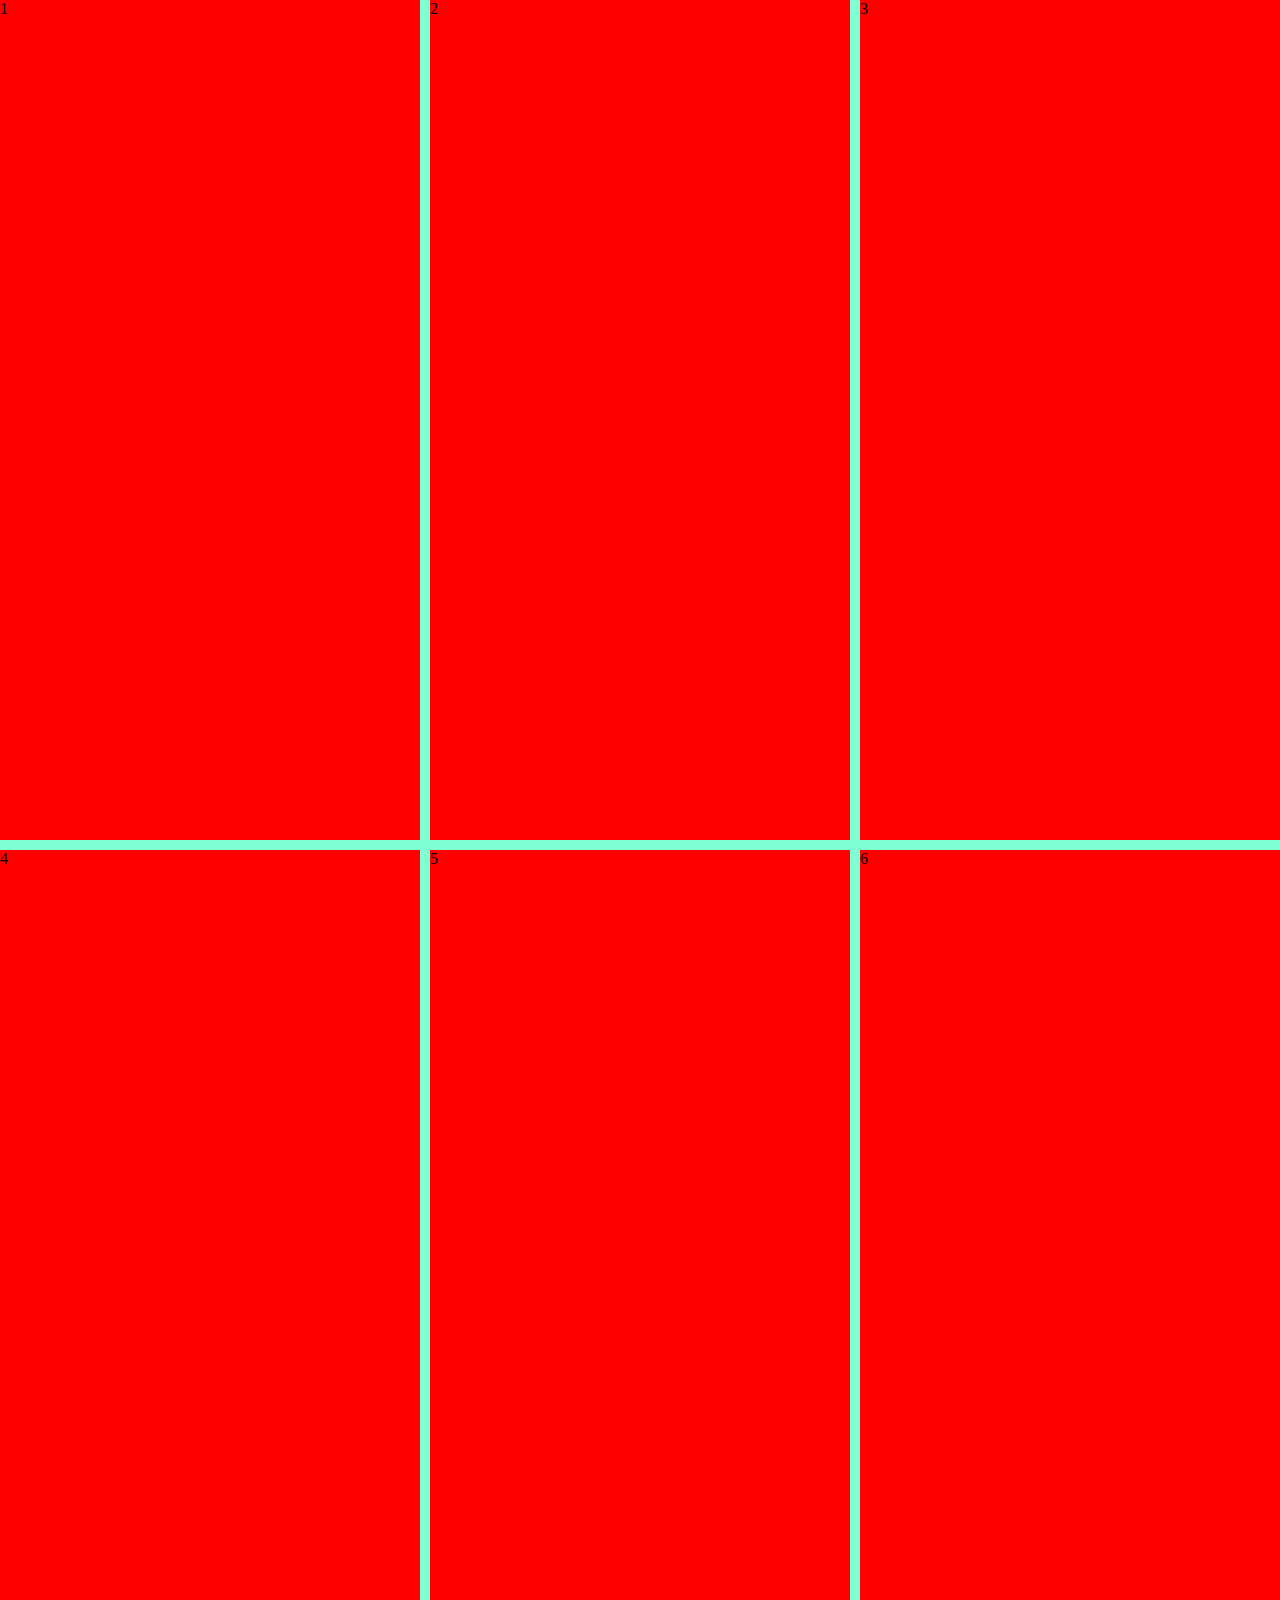
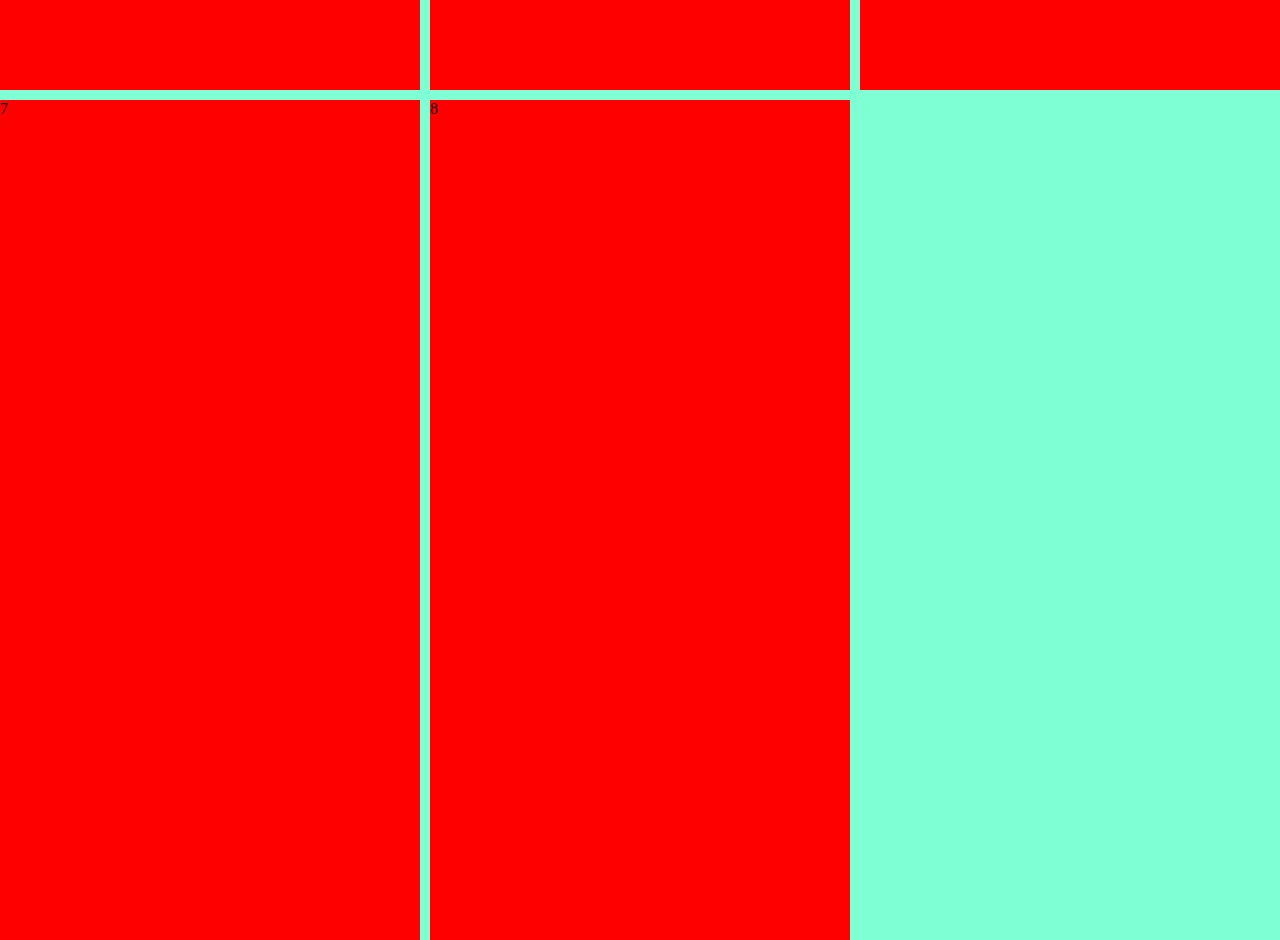
<file: index.html>
<!DOCTYPE html>
<html lang="en">

<head>
  <meta charset="UTF-8">
  <meta name="viewport" content="width=device-width, initial-scale=1.0">
  <title>Document</title>
</head>

<style>
  * {
    padding: 0;
    margin: 0;
  }

  .container {
    display: flex;
    width: 100vw;
    height: auto;
    flex-wrap: wrap;
    background-color: aquamarine;
  }

  .item {
    width: calc((100vw - 20px)/3);
    aspect-ratio: 1 / 2;
    margin-right: 10px;
    margin-top: 10px;
    background-color: red;
  }

  .item:nth-child(3n) {
    margin-right: 0;
  }

  .item:nth-child(1) {
    margin-top: 0;
  }

  .item:nth-child(2) {
    margin-top: 0;
  }

  .item:nth-child(3) {
    margin-top: 0;
  }
</style>

<body>

  <div class="container">
    <div class="item">1</div>
    <div class="item">2</div>
    <div class="item">3</div>
    <div class="item">4</div>
    <div class="item">5</div>
    <div class="item">6</div>
    <div class="item">7</div>
    <div class="item">8</div>
  </div>

</body>

</html>
</file>
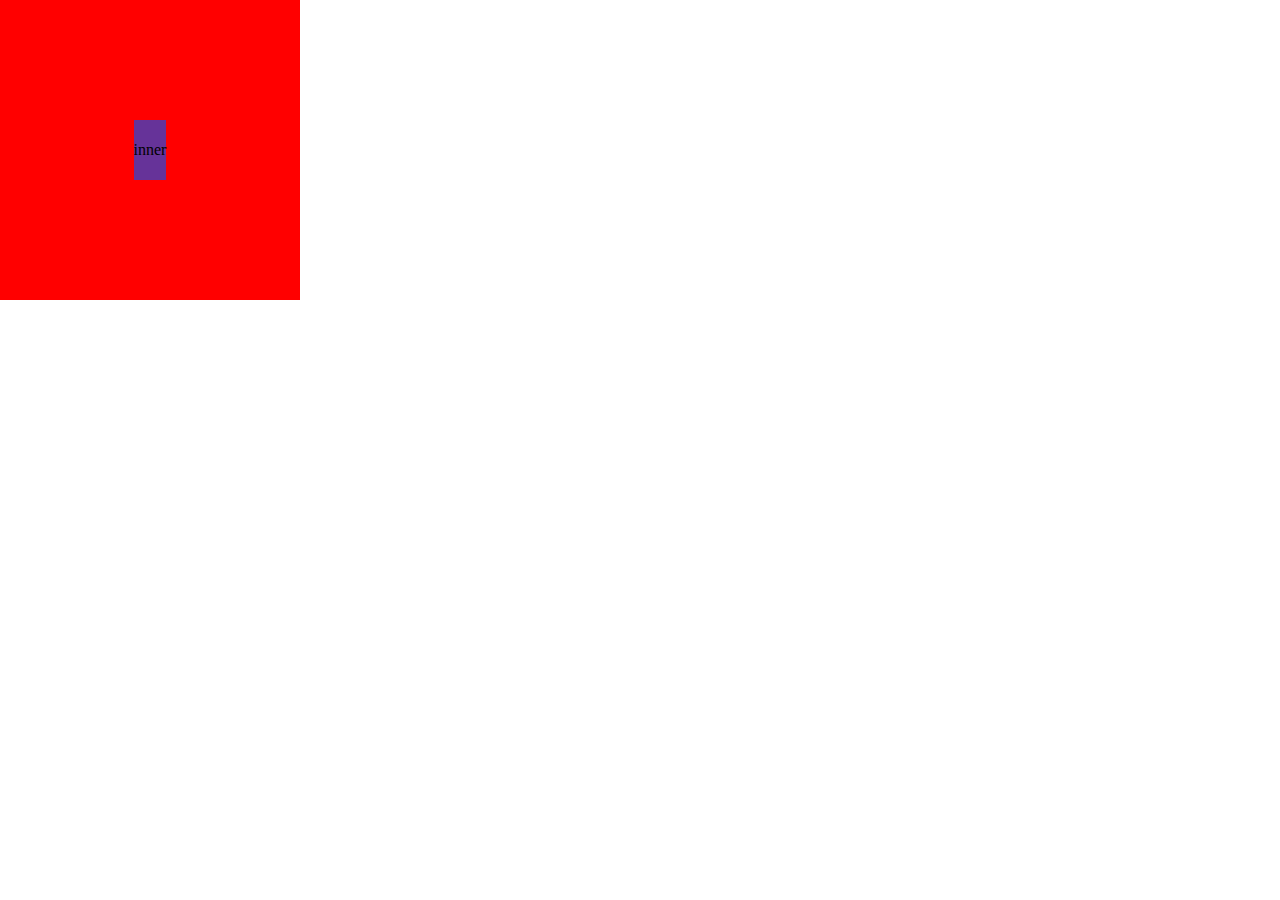
<file: CSS 常见手写代码/center.html>
<!DOCTYPE html>
<html lang="en">

<head>
  <meta charset="UTF-8">
  <meta name="viewport" content="width=device-width, initial-scale=1.0">
  <title>水平垂直居中</title>
</head>
<style>
  * {
    padding: 0;
    margin: 0;
  }


  .box {
    width: 300px;
    height: 300px;
    background: red;
    position: relative;
    /* display: flex;
    justify-content: center;
    align-items: center; */
    display: grid;
  }

  .inner {
    line-height: 60px;
    background: rebeccapurple;
    justify-self: center;
    align-self: center;
  }

  /* .inner {
    background: pink;
    position: absolute;
    width: 100px;
    height: 100px;
    left: 0;
    right: 0;
    bottom: 0;
    top: 0;
    margin: auto;
    text-align: center;
    line-height: 70px;
    
  } */
</style>

<body>
  <div class="box box1">
    <div class="inner inner1">inner</div>
  </div>
</body>

</html>
</file>
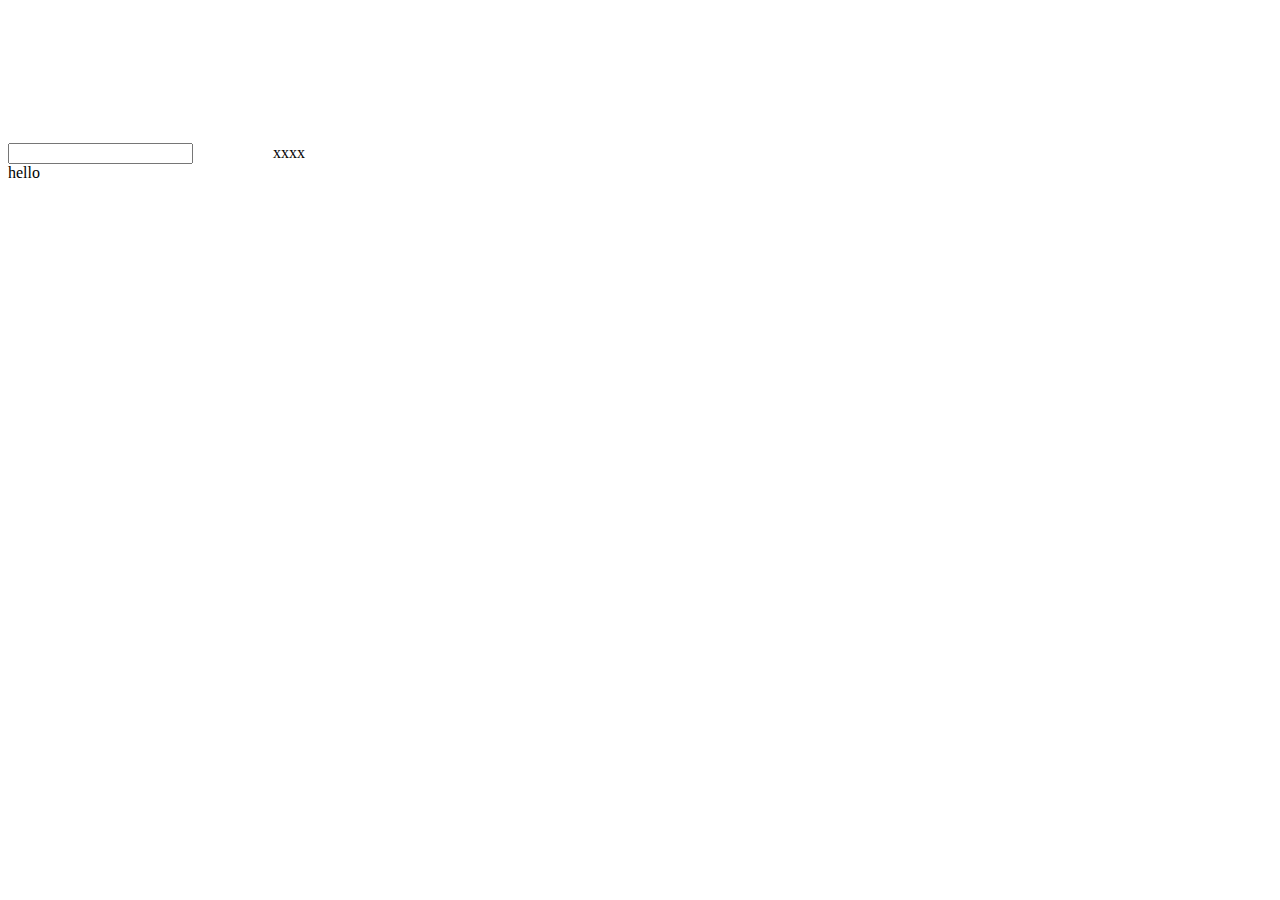
<file: CSS 常见手写代码/demo.html>
<!DOCTYPE html>
<html lang="en">

<head>
  <meta charset="UTF-8">
  <meta name="viewport" content="width=device-width, initial-scale=1.0">
  <title>Document</title>
</head>
<style>
  span {
    padding: 40px;
    margin: 40px;
    height: 300px;
  }
</style>

<body>
  <input type="text"><span>xxxx</span>
  <iframe src="https://www.baidu.com" frameborder="0"></iframe>
  <div>hello</div>

</body>

</html>
</file>
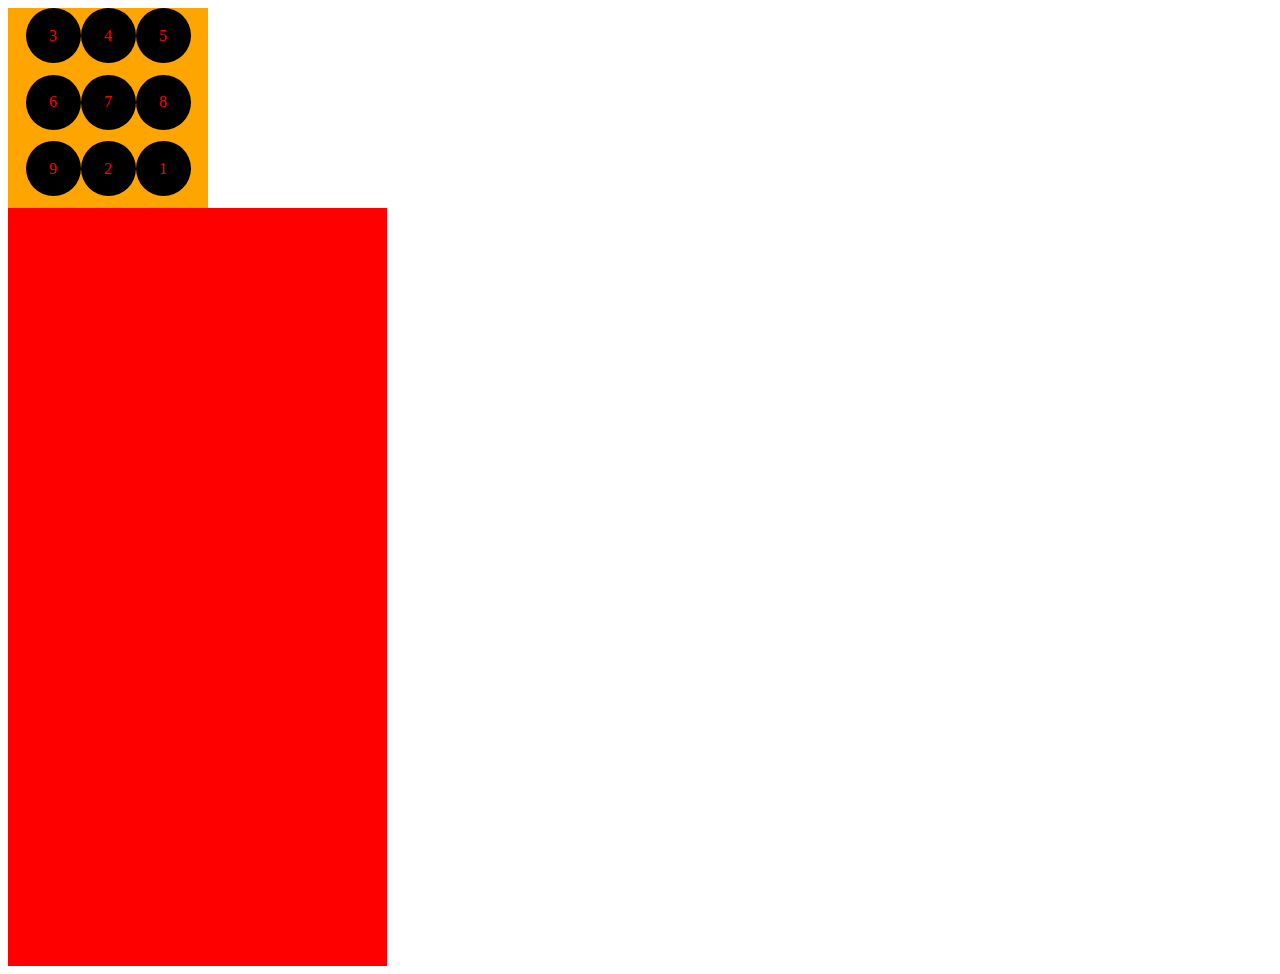
<file: CSS 常见手写代码/flex.html>
<!DOCTYPE html>
<html lang="en">

<head>
  <meta charset="UTF-8">
  <meta name="viewport" content="width=device-width, initial-scale=1.0">
  <title>flex</title>
</head>
<style>
  * {
    padding: 0;
  }

  .box {
    width: 200px;
    height: 200px;
    background: orange;
    display: flex;
    flex-wrap: wrap;
    justify-content: center;
    align-content: stretch;

  }

  .item {
    width: 55px;
    height: 55px;
    background-color: black;
    border-radius: 50%;
    color: red;
    display: flex;
    justify-content: center;
    align-items: center;
  }


  .item:nth-child(1) {
    order: 5;
  }

  .item:nth-child(2) {
    order: 3;
  }

  /* .item:nth-child(1) {
    align-self: center;
  }

  .item:nth-child(2) {
    align-self: flex-start;
  }


  .item:nth-child(3) {
    align-self: center;
  } */

  .contain {
    background-color: red;
    aspect-ratio: 1/2;
    width: 30%;
  }
</style>

<body>
  <div class="box">
    <div class="item">1</div>
    <div class="item">2</div>
    <div class="item">3</div>
    <div class="item">4</div>
    <div class="item">5</div>
    <div class="item">6</div>
    <div class="item">7</div>
    <div class="item">8</div>
    <div class="item">9</div>



  </div>



  <div class="contain">

  </div>


</body>


</html>
</file>
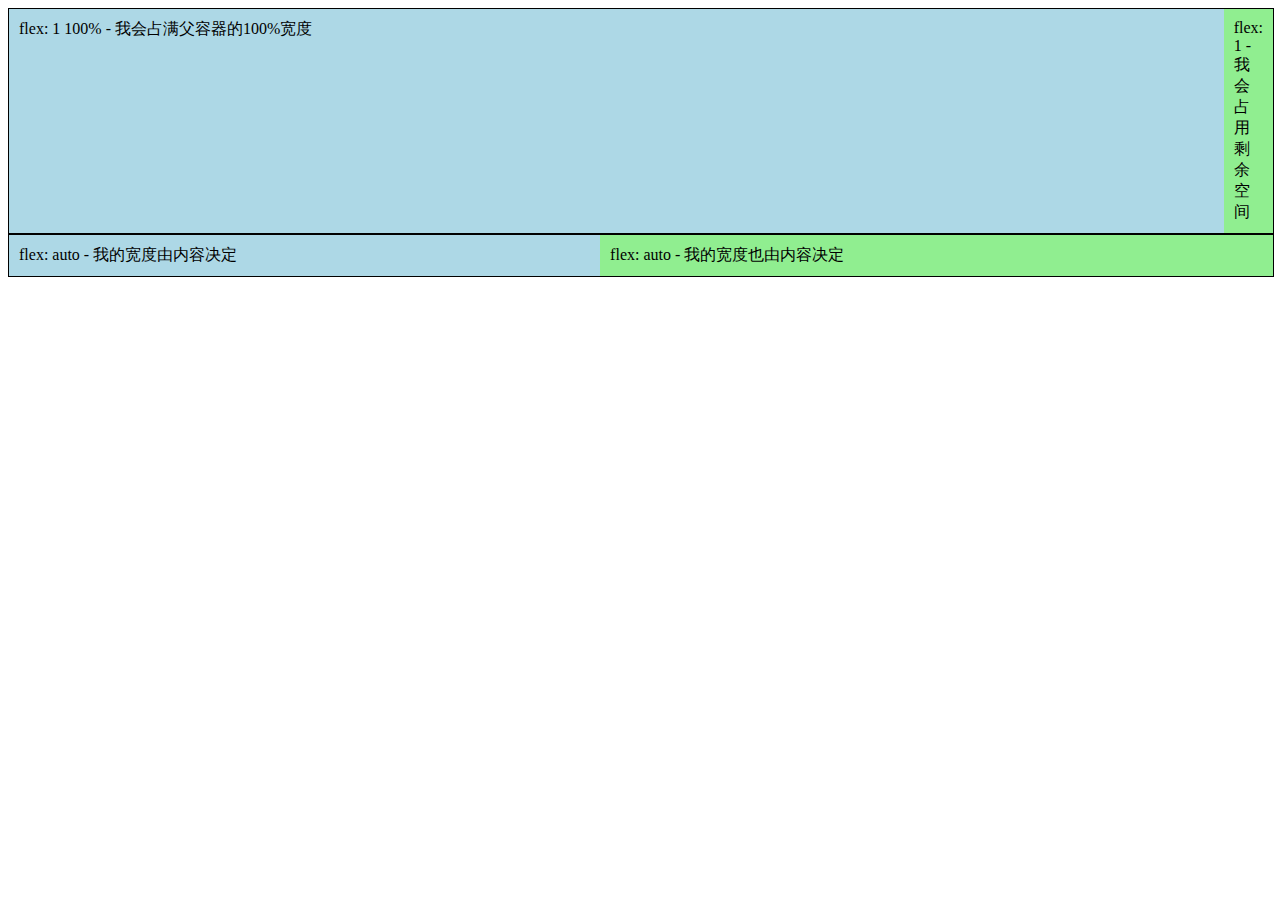
<file: CSS 常见手写代码/flexAuto.html>
<!DOCTYPE html>
<html lang="en">

<head>
  <meta charset="UTF-8">
  <meta name="viewport" content="width=device-width, initial-scale=1.0">
  <title>Document</title>
</head>


<body>
  <div style="display: flex; width: 100%; border: 1px solid #000;">
    <div style="flex: 1 100%; background: lightblue; padding: 10px;">
      flex: 1 100% - 我会占满父容器的100%宽度
    </div>
    <div style="flex: 1; background: lightgreen; padding: 10px;">
      flex: 1 - 我会占用剩余空间
      <!-- <div style="width:300px"></div> -->
    </div>
  </div>


  <div style="display: flex; width: 100%; border: 1px solid #000;">
    <div style="flex: auto; background: lightblue; padding: 10px;">
      flex: auto - 我的宽度由内容决定
    </div>
    <div style="flex: auto; background: lightgreen; padding: 10px;">
      flex: auto - 我的宽度也由内容决定
      <div style="width:300px"></div>
    </div>
  </div>
</body>

</html>
</file>
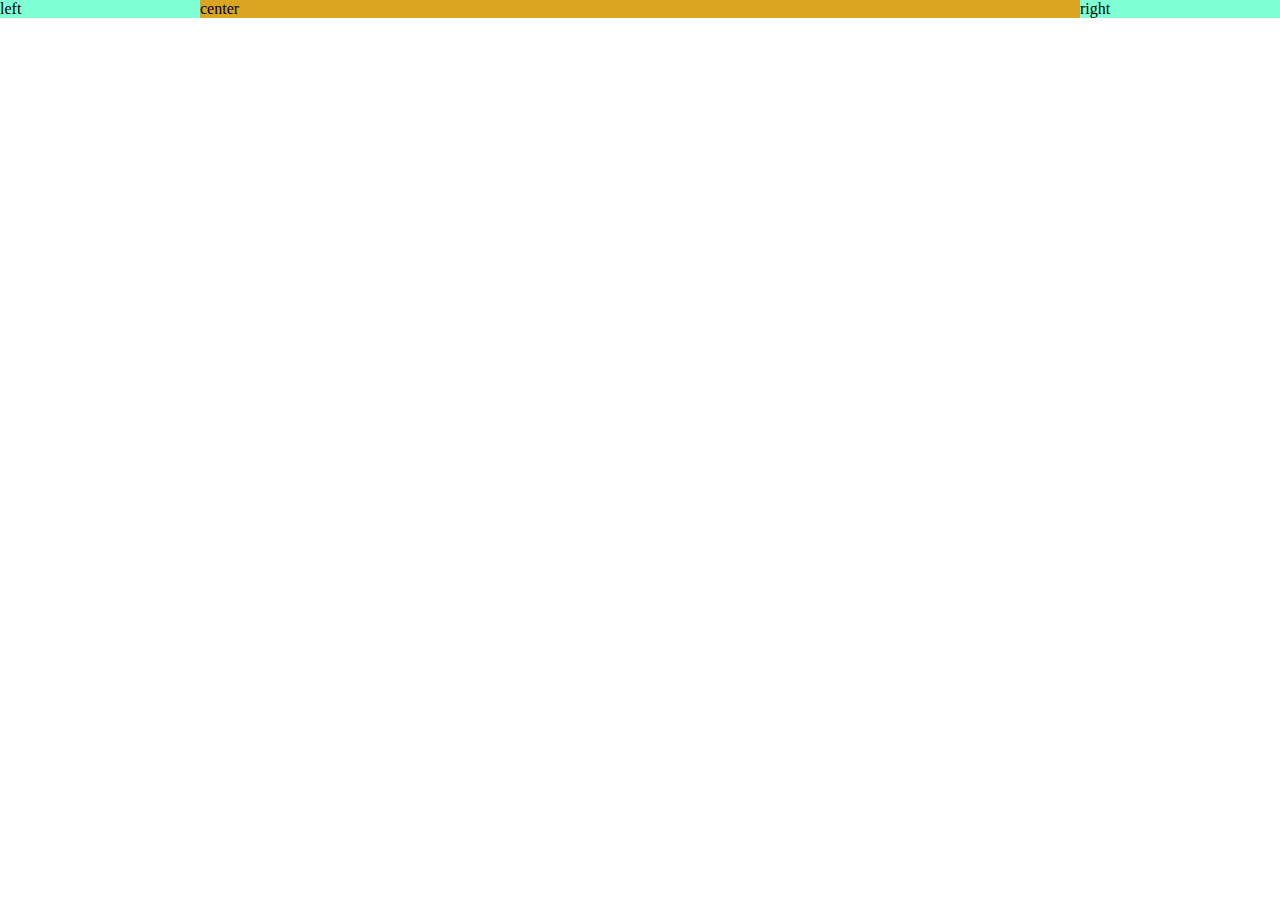
<file: CSS 常见手写代码/layout.html>
<!DOCTYPE html>
<html lang="en">

<head>
  <meta charset="UTF-8">
  <meta name="viewport" content="width=device-width, initial-scale=1.0">
  <title>layout</title>
</head>
<style>
  * {
    padding: 0;
    margin: 0;
  }

  .page {
    height: 200px;
    padding: 0 200px;
  }

  .page>div {
    float: left;
  }

  .left,
  .right {
    width: 200px;
    background-color: aquamarine;

  }

  .left {
    margin-left: -200px;
    position: relative;
    left: -100%;
  }

  .right {
    margin-left: -200px;
    position: relative;
    right: -200px;

  }

  .center {
    width: 100%;
    background-color: goldenrod;
  }
</style>

<body>

  <div class="page">
    <div class="center">
      center
    </div>
    <div class="left">left</div>
    <div class="right">right</div>
  </div>
</body>

</html>
</file>
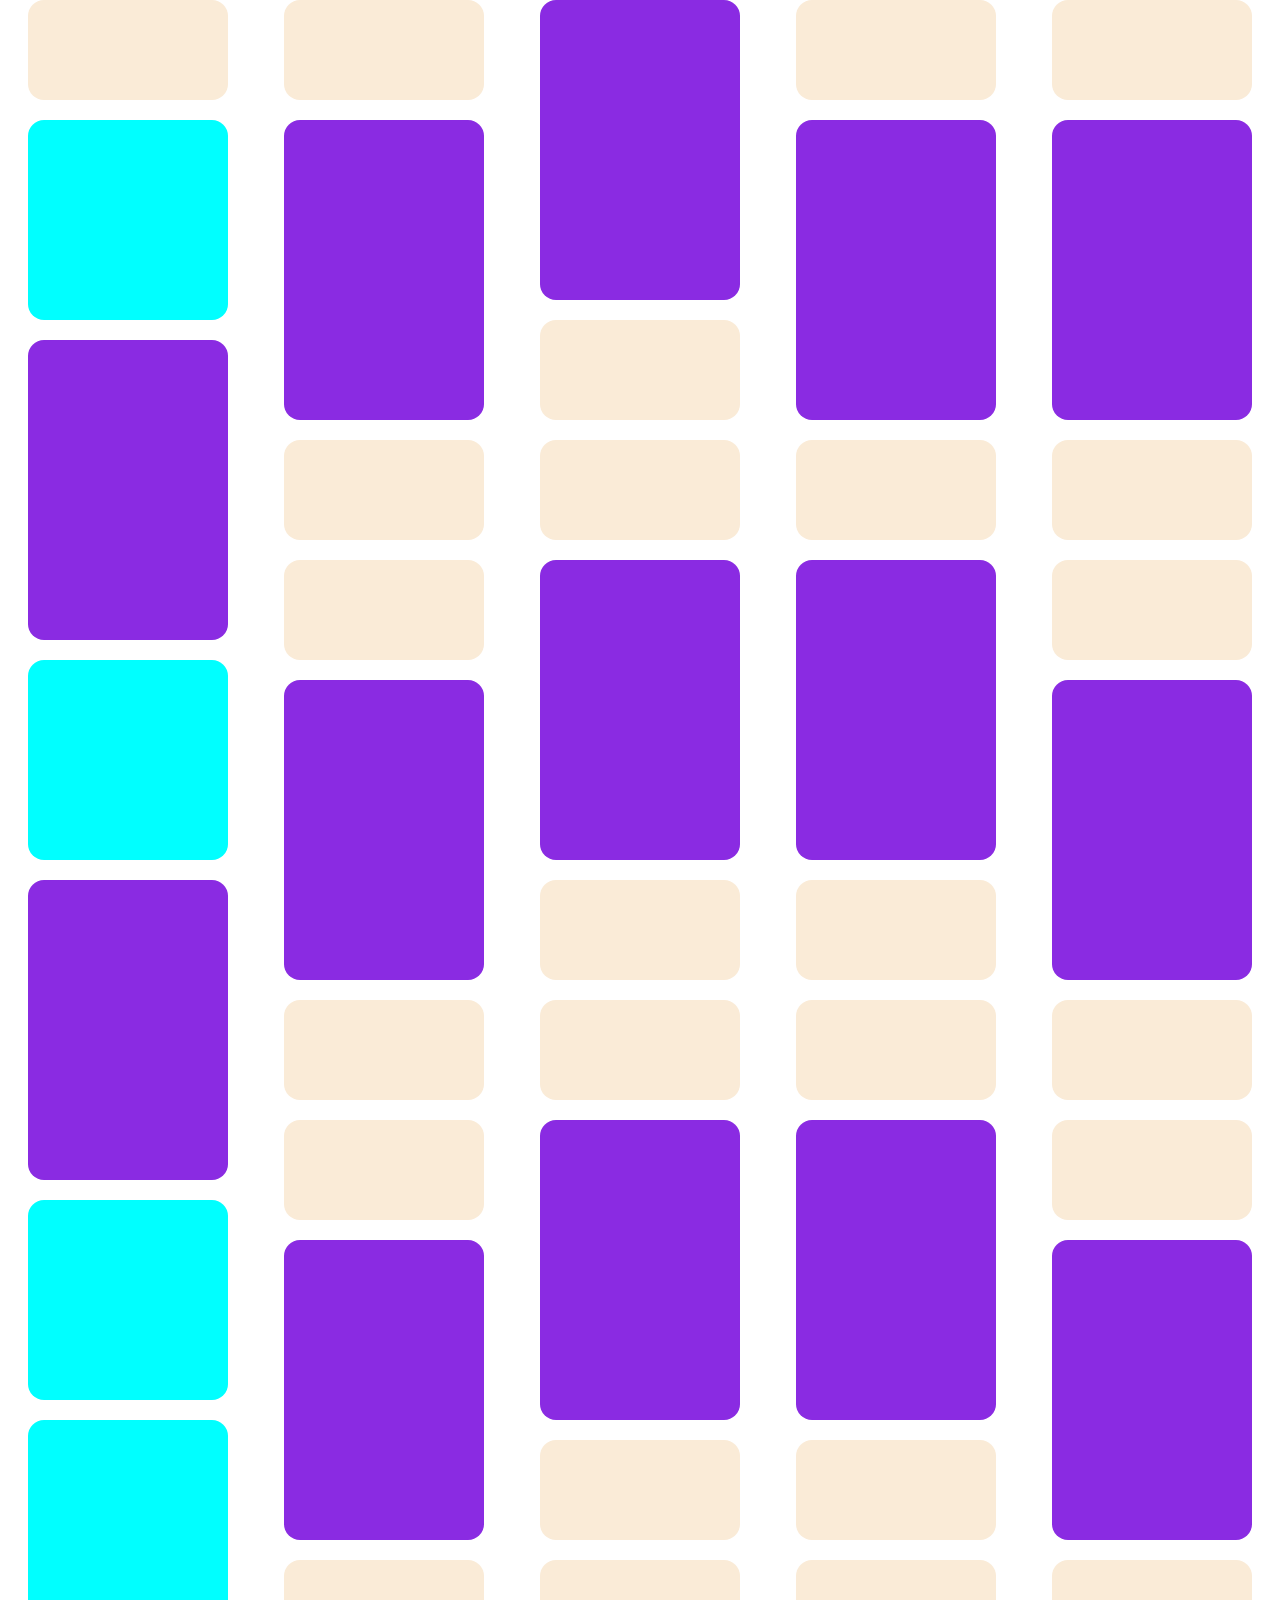
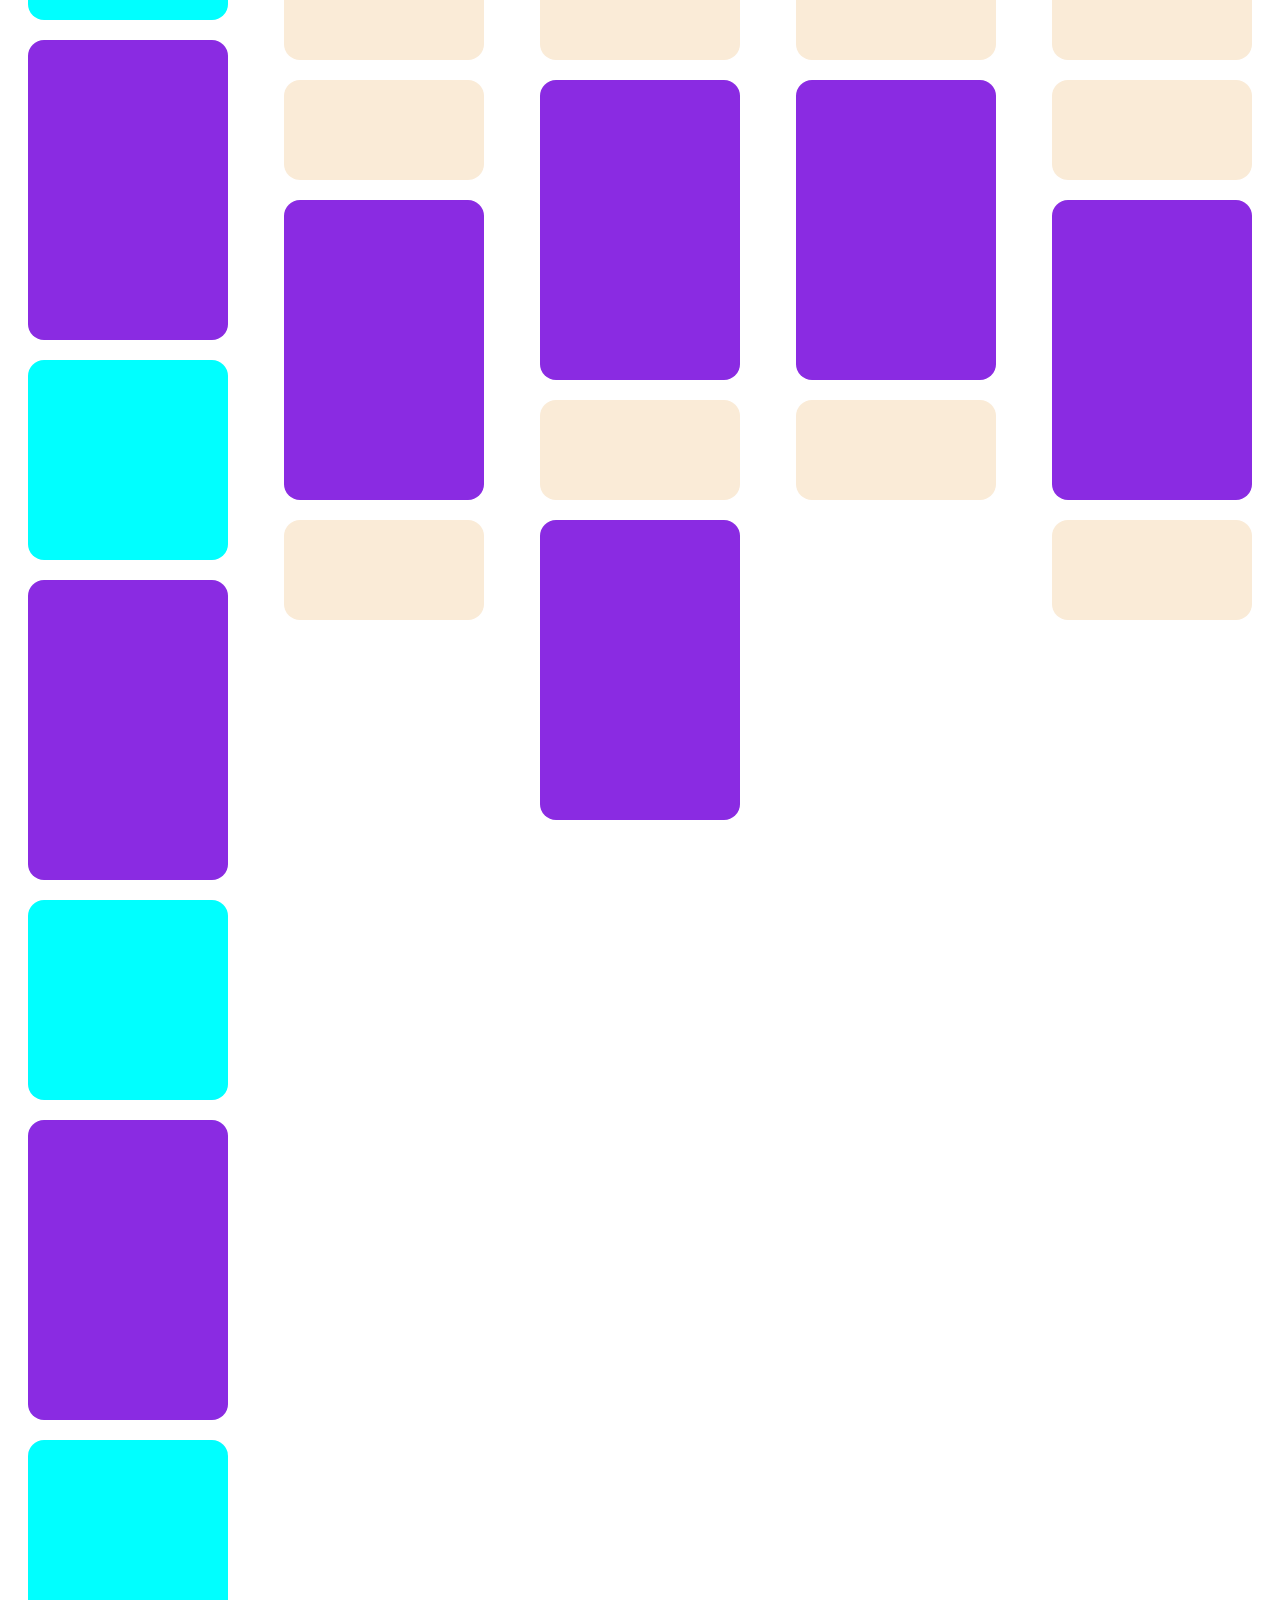
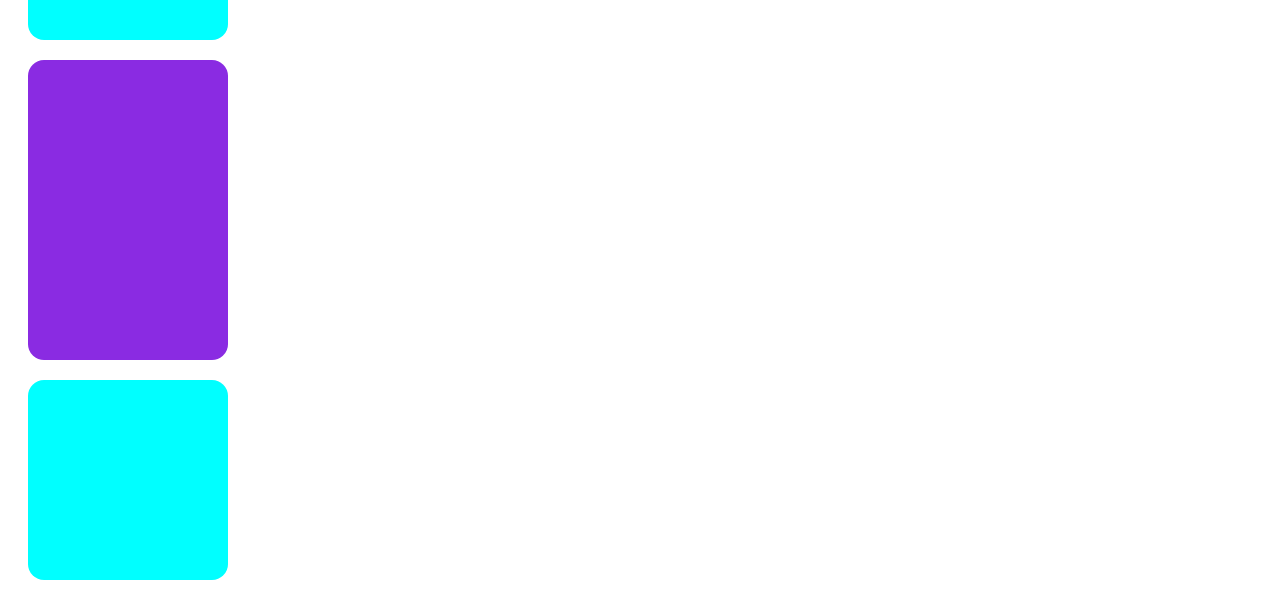
<file: CSS 常见手写代码/waterfall.html>
<!DOCTYPE html>
<html lang="en">

<head>
  <meta charset="UTF-8">
  <meta name="viewport" content="width=device-width, initial-scale=1.0">
  <title>实现瀑布流</title>
</head>
<style>
  * {
    padding: 0;
    margin: 0;
  }

  .page {
    width: 100vw;
    display: flex;
    flex-wrap: nowrap;
    justify-content: space-around;
  }

  .column {
    width: 200px;

    display: flex;
    flex-direction: column;
  }

  .item {
    width: 200px;
    height: 100px;
    background-color: antiquewhite;
    border-radius: 16px;
    margin-bottom: 20px;
  }

  .item1 {
    height: 200px;
    background-color: aqua;
  }

  .item2 {
    height: 300px;
    background-color: blueviolet;
  }
</style>

<body>
  <div class="page">
    <div class="column">
      <div class="item"></div>
      <div class="item item1 "></div>
      <div class="item item2"></div>
      <div class="item item1 "></div>
      <div class="item item2"></div>
      <div class=" item item1 "></div>
      <div class=" item item1 "></div>
      <div class="item item2"></div>
      <div class=" item item1 "></div>
      <div class="item item2"></div>
      <div class=" item item1 "></div>
      <div class="item item2"></div>
      <div class=" item item1 "></div>
      <div class="item item2"></div>
      <div class=" item item1 "></div>
    </div>
    <div class="column">
      <div class="item"></div>
      <div class="item item2"></div>
      <div class="item"></div>
      <div class=" itemitem1 "></div>
      <div class="item"></div>
      <div class="item item2"></div>
      <div class="item"></div>
      <div class=" itemitem1 "></div>
      <div class="item"></div>
      <div class="item item2"></div>
      <div class="item"></div>
      <div class=" itemitem1 "></div>
      <div class="item"></div>
      <div class="item item2"></div>
      <div class="item"></div>
      <div class=" itemitem1 "></div>
    </div>

    <div class="column">
      <div class="item item2"></div>
      <div class=" itemitem1 "></div>
      <div class="item"></div>
      <div class=" itemitem1 "></div>
      <div class="item"></div>
      <div class="item item2"></div>
      <div class="item"></div>
      <div class=" itemitem1 "></div>
      <div class="item"></div>
      <div class="item item2"></div>
      <div class="item"></div>
      <div class=" itemitem1 "></div>
      <div class="item"></div>
      <div class="item item2"></div>
      <div class="item"></div>
      <div class=" itemitem1 "></div>
      <div class="item item2"></div>
    </div>

    <div class="column">
      <div class="item"></div>
      <div class=" itemitem1 "></div>
      <div class="item item2"></div>
      <div class=" itemitem1 "></div>
      <div class=" itemitem1 "></div>
      <div class="item"></div>
      <div class="item item2"></div>
      <div class="item"></div>
      <div class=" itemitem1 "></div>
      <div class="item"></div>
      <div class="item item2"></div>
      <div class="item"></div>
      <div class=" itemitem1 "></div>
      <div class="item"></div>
      <div class="item item2"></div>
      <div class="item"></div>
      <div class=" itemitem1 "></div>
    </div>

    <div class="column">
      <div class="item"></div>
      <div class="item item2"></div>
      <div class="item"></div>
      <div class=" itemitem1 "></div>
      <div class="item"></div>
      <div class="item item2"></div>
      <div class="item"></div>
      <div class=" itemitem1 "></div>
      <div class="item"></div>
      <div class="item item2"></div>
      <div class="item"></div>
      <div class=" itemitem1 "></div>
      <div class="item"></div>
      <div class="item item2"></div>
      <div class="item"></div>
      <div class=" itemitem1 "></div>
      <div class=" itemitem1 "></div>
    </div>


  </div>
</body>

</html>
</file>
